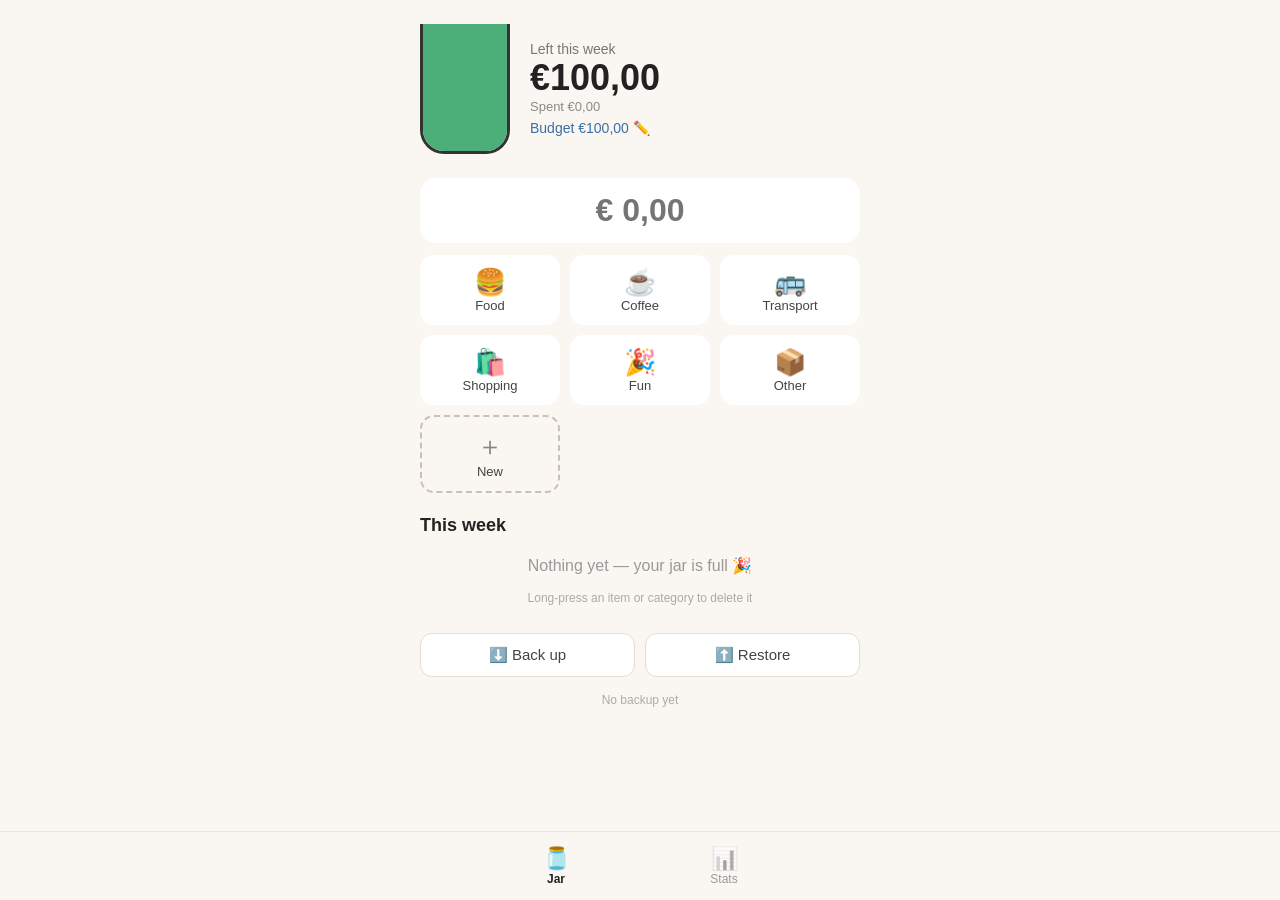
<file: spending-jar/index.html>
<!DOCTYPE html>
<html lang="en">
<head>
  <meta charset="utf-8">
  <meta name="viewport" content="width=device-width, initial-scale=1, viewport-fit=cover">
  <title>Spending Jar</title>
  <meta name="description" content="A simple weekly spending tracker.">
  <meta name="theme-color" content="#FAF7F2">

  <!-- Installable app (PWA) -->
  <link rel="manifest" href="manifest.webmanifest">
  <link rel="icon" href="icons/icon-192.png" type="image/png">
  <link rel="apple-touch-icon" href="icons/apple-touch-icon.png">
  <meta name="apple-mobile-web-app-capable" content="yes">
  <meta name="mobile-web-app-capable" content="yes">
  <meta name="apple-mobile-web-app-status-bar-style" content="default">
  <meta name="apple-mobile-web-app-title" content="Jar">

  <link rel="stylesheet" href="style.css">
</head>
<body>
  <main class="app" id="viewHome">
    <section class="header">
      <div class="jar" aria-hidden="true"><div class="fill" id="fill"></div></div>
      <div class="summary">
        <div class="muted">Left this week</div>
        <div class="left" id="left">€0,00</div>
        <div class="small" id="spent">Spent €0,00</div>
        <div id="budgetBox"></div>
      </div>
    </section>

    <input class="amount" id="amount" inputmode="decimal" placeholder="€ 0,00" aria-label="Amount" autocomplete="off">
    <div class="cats" id="cats"></div>

    <h2>This week</h2>
    <div class="list" id="list"></div>
    <p class="hint">Long-press an item or category to delete it</p>

    <section class="backup">
      <button id="backupBtn">⬇️ Back up</button>
      <button id="restoreBtn">⬆️ Restore</button>
      <input type="file" id="restoreFile" accept=".json,application/json" hidden>
    </section>
    <p class="hint" id="lastBackup"></p>
  </main>

  <!-- Stats page -->
  <main class="app" id="viewStats" hidden>
    <div class="seg" role="tablist" aria-label="Period">
      <button role="tab" data-period="week" class="on">Week</button>
      <button role="tab" data-period="month">Month</button>
      <button role="tab" data-period="year">Year</button>
    </div>

    <div class="period">
      <button id="prevPeriod" aria-label="Previous period">‹</button>
      <div id="periodLabel">This week</div>
      <button id="nextPeriod" aria-label="Next period">›</button>
    </div>

    <section class="stat-cards">
      <div class="stat"><div class="muted">Spent</div><div class="big" id="stSpent">€0,00</div></div>
      <div class="stat"><div class="muted">Per day</div><div class="big" id="stAvg">€0,00</div></div>
    </section>

    <div class="budget-bar"><div id="stBar"></div></div>
    <div class="small" id="stBudget"></div>

    <h2>Over time</h2>
    <div class="chart" id="chart"></div>

    <h2>By category</h2>
    <div id="byCat"></div>
  </main>

  <nav class="tabbar">
    <button data-view="home" class="on"><span>🫙</span>Jar</button>
    <button data-view="stats"><span>📊</span>Stats</button>
  </nav>

  <div class="toast" id="toast" role="status"></div>

  <!-- Confirm delete -->
  <div class="modal-bg" id="confirmBg">
    <div class="modal" role="dialog" aria-modal="true">
      <p id="confirmText">Delete this?</p>
      <div class="btns">
        <button id="confirmCancel">Cancel</button>
        <button class="del" id="confirmOk">Delete</button>
      </div>
    </div>
  </div>

  <!-- New category -->
  <div class="modal-bg" id="newBg">
    <div class="modal" role="dialog" aria-modal="true" aria-labelledby="newTitle">
      <h3 id="newTitle">New category</h3>
      <input class="emoji" id="newEmoji" maxlength="4" placeholder="🏷️" aria-label="Emoji">
      <div class="suggest" id="suggest"></div>
      <input id="newName" maxlength="14" placeholder="Gym" aria-label="Category name">
      <div class="btns">
        <button id="newCancel">Cancel</button>
        <button class="primary" id="newSave">Add</button>
      </div>
    </div>
  </div>

  <script src="app.js"></script>
</body>
</html>
</file>
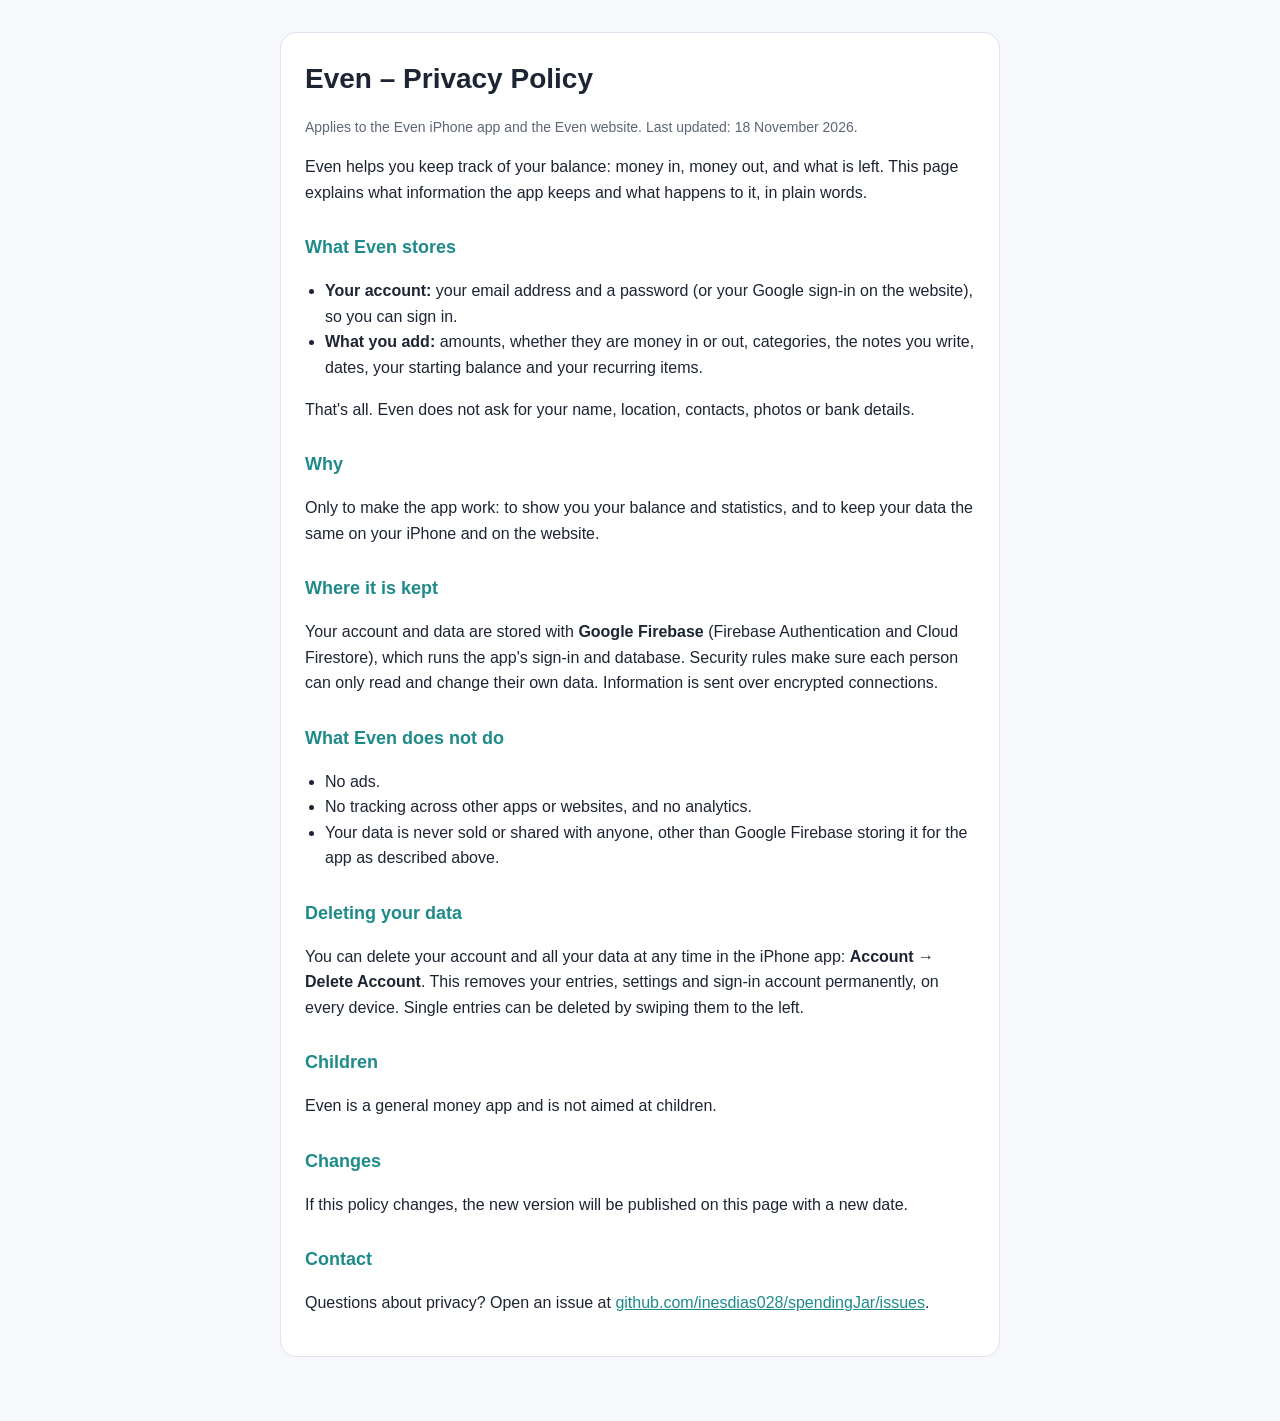
<file: privacy.html>
<!DOCTYPE html>
<html lang="en">
<head>
<meta charset="utf-8">
<meta name="viewport" content="width=device-width, initial-scale=1">
<title>Even – Privacy Policy</title>
<style>
  :root { color-scheme: light dark; --ink: #1d2433; --muted: #5d6677; --line: #dde3ec; --bg: #f6f8fb; --card: #fff; --teal: #1F8A8A; }
  @media (prefers-color-scheme: dark) { :root { --ink: #e8ecf3; --muted: #a3abba; --line: #2b3240; --bg: #0f1318; --card: #171c24; } }
  body { margin: 0; background: var(--bg); color: var(--ink); font: 16px/1.6 -apple-system, "Segoe UI", Helvetica, Arial, sans-serif; }
  main { max-width: 720px; margin: 0 auto; padding: 32px 16px 64px; }
  .card { background: var(--card); border: 1px solid var(--line); border-radius: 16px; padding: 24px; }
  h1 { font-size: 28px; margin: 0 0 4px; }
  h2 { font-size: 18px; margin: 28px 0 6px; color: var(--teal); }
  p, li { color: var(--ink); }
  .muted { color: var(--muted); font-size: 14px; }
  ul { padding-left: 20px; }
  a { color: var(--teal); }
</style>
</head>
<body>
<main>
  <div class="card">
    <h1>Even – Privacy Policy</h1>
    <p class="muted">Applies to the Even iPhone app and the Even website. Last updated: 18 November 2026.</p>

    <p>Even helps you keep track of your balance: money in, money out, and what is left. This page explains what information the app keeps and what happens to it, in plain words.</p>

    <h2>What Even stores</h2>
    <ul>
      <li><b>Your account:</b> your email address and a password (or your Google sign-in on the website), so you can sign in.</li>
      <li><b>What you add:</b> amounts, whether they are money in or out, categories, the notes you write, dates, your starting balance and your recurring items.</li>
    </ul>
    <p>That's all. Even does not ask for your name, location, contacts, photos or bank details.</p>

    <h2>Why</h2>
    <p>Only to make the app work: to show you your balance and statistics, and to keep your data the same on your iPhone and on the website.</p>

    <h2>Where it is kept</h2>
    <p>Your account and data are stored with <b>Google Firebase</b> (Firebase Authentication and Cloud Firestore), which runs the app's sign-in and database. Security rules make sure each person can only read and change their own data. Information is sent over encrypted connections.</p>

    <h2>What Even does not do</h2>
    <ul>
      <li>No ads.</li>
      <li>No tracking across other apps or websites, and no analytics.</li>
      <li>Your data is never sold or shared with anyone, other than Google Firebase storing it for the app as described above.</li>
    </ul>

    <h2>Deleting your data</h2>
    <p>You can delete your account and all your data at any time in the iPhone app: <b>Account → Delete Account</b>. This removes your entries, settings and sign-in account permanently, on every device. Single entries can be deleted by swiping them to the left.</p>

    <h2>Children</h2>
    <p>Even is a general money app and is not aimed at children.</p>

    <h2>Changes</h2>
    <p>If this policy changes, the new version will be published on this page with a new date.</p>

    <h2>Contact</h2>
    <p>Questions about privacy? Open an issue at <a href="https://github.com/inesdias028/spendingJar/issues">github.com/inesdias028/spendingJar/issues</a>.</p>
  </div>
</main>
</body>
</html>
</file>
<file: spending-jar/style.css>
* { box-sizing: border-box; -webkit-tap-highlight-color: transparent; }

html, body {
  margin: 0;
  background: #FAF7F2;
  color: #222;
  font-family: -apple-system, BlinkMacSystemFont, "Segoe UI", Roboto, sans-serif;
  -webkit-text-size-adjust: 100%;
}

/* Respect the iPhone notch and home bar */
.app {
  max-width: 480px;
  margin: 0 auto;
  padding: calc(env(safe-area-inset-top) + 24px) 20px calc(env(safe-area-inset-bottom) + 96px);
  min-height: 100vh;
}
.app[hidden] { display: none; }

/* Bottom tab bar */
.tabbar {
  position: fixed; left: 0; right: 0; bottom: 0; z-index: 3;
  display: flex; justify-content: center; gap: 8px;
  background: rgba(250, 247, 242, .92); backdrop-filter: blur(12px); -webkit-backdrop-filter: blur(12px);
  border-top: 1px solid #ebe4d9;
  padding: 8px 20px calc(env(safe-area-inset-bottom) + 8px);
}
.tabbar button {
  flex: 1; max-width: 160px; background: none; border: 0; border-radius: 12px; padding: 6px 0;
  font: inherit; font-size: 12px; color: #999; cursor: pointer;
}
.tabbar button span { display: block; font-size: 22px; filter: grayscale(1); opacity: .6; }
.tabbar button.on { color: #222; font-weight: 600; }
.tabbar button.on span { filter: none; opacity: 1; }

/* Stats */
.seg { display: flex; background: #eee7dc; border-radius: 12px; padding: 3px; }
.seg button {
  flex: 1; border: 0; background: none; padding: 9px 0; border-radius: 10px;
  font: inherit; font-size: 15px; color: #666; cursor: pointer;
}
.seg button.on { background: #fff; color: #222; font-weight: 600; }
.period { display: flex; align-items: center; justify-content: space-between; margin: 16px 0; }
.period div { font-size: 17px; font-weight: 600; }
.period div::first-letter { text-transform: uppercase; }
.period button {
  width: 40px; height: 40px; border: 0; border-radius: 20px; background: #fff;
  font-size: 22px; color: #444; cursor: pointer;
}
.period button.off { opacity: .3; }
.stat-cards { display: grid; grid-template-columns: 1fr 1fr; gap: 10px; margin-bottom: 14px; }
.stat { background: #fff; border-radius: 14px; padding: 14px; }
.stat .big { font-size: 24px; font-weight: 700; margin-top: 2px; }
.budget-bar { height: 10px; background: #eee7dc; border-radius: 5px; overflow: hidden; margin-bottom: 6px; }
.budget-bar div { height: 100%; border-radius: 5px; transition: width .4s; }
.chart {
  display: flex; align-items: flex-end; gap: 3px; height: 150px;
  background: #fff; border-radius: 14px; padding: 12px 10px 26px; position: relative;
}
.chart .col { flex: 1; height: 100%; display: flex; flex-direction: column; justify-content: flex-end; align-items: center; position: relative; }
.chart .bar { width: 100%; max-width: 28px; background: #4CAF7A; border-radius: 4px 4px 0 0; min-height: 2px; }
.chart .bar.zero { background: #eee7dc; }
.chart .bar.now { background: #3A6EA5; }
.chart .lab { position: absolute; bottom: -20px; font-size: 11px; color: #999; white-space: nowrap; }
.chart .empty-chart { position: absolute; inset: 0; display: flex; align-items: center; justify-content: center; color: #aaa; font-size: 14px; }
.catrow { background: #fff; border-radius: 12px; padding: 12px; margin-bottom: 8px; }
.catrow .top { display: flex; align-items: center; }
.catrow .e { font-size: 22px; margin-right: 10px; }
.catrow .name { flex: 1; font-size: 15px; }
.catrow .val { font-weight: 600; }
.catrow .pct { font-size: 12px; color: #999; margin-left: 8px; width: 36px; text-align: right; }
.catrow .track { height: 6px; background: #f1ece4; border-radius: 3px; margin-top: 8px; overflow: hidden; }
.catrow .track div { height: 100%; background: #F2A541; border-radius: 3px; }

.header { display: flex; align-items: center; margin-bottom: 24px; }
.jar {
  width: 90px; height: 130px; flex-shrink: 0;
  border: 3px solid #333; border-top: 0; border-radius: 0 0 24px 24px;
  overflow: hidden; display: flex; align-items: flex-end; background: #fff;
}
.fill { width: 100%; transition: height .4s ease, background .4s; }
.summary { margin-left: 20px; }
.muted { font-size: 14px; color: #777; }
.small { font-size: 13px; color: #888; }
.left { font-size: 36px; font-weight: 700; }
.left.neg { color: #E05A5A; }
.budget { margin-top: 6px; font-size: 14px; color: #3A6EA5; background: none; border: 0; padding: 0; font: inherit; font-size: 14px; cursor: pointer; }
.budget-input { margin-top: 6px; border: 0; border-bottom: 1px solid #3A6EA5; font-size: 16px; width: 120px; background: transparent; outline: none; color: inherit; }

/* font-size 16px+ stops iPhone Safari from zooming into inputs */
.amount {
  font-size: 32px; font-weight: 600; text-align: center; color: inherit;
  background: #fff; border: 0; border-radius: 16px; padding: 14px;
  margin-bottom: 12px; width: 100%; outline: none;
}

.cats { display: grid; grid-template-columns: repeat(3, 1fr); gap: 10px; }
.cat {
  background: #fff; border: 0; border-radius: 14px; padding: 12px 0; cursor: pointer;
  font: inherit; color: inherit; user-select: none; -webkit-user-select: none; -webkit-touch-callout: none;
}
.cat:active { opacity: .6; }
.cat.new { background: transparent; border: 2px dashed #c9c1b5; color: #887; }
.cat .e { font-size: 26px; display: block; }
.cat .l { font-size: 13px; color: #444; display: block; padding: 0 4px; overflow: hidden; text-overflow: ellipsis; white-space: nowrap; }

h2 { font-size: 18px; margin: 22px 0 8px; }
.row {
  display: flex; align-items: center; background: #fff; border-radius: 12px;
  padding: 12px; margin-bottom: 8px; user-select: none; -webkit-user-select: none; -webkit-touch-callout: none;
}
.row .e { font-size: 24px; margin-right: 12px; }
.row .mid { flex: 1; }
.row .lab { font-size: 16px; }
.row .amt { font-size: 16px; font-weight: 600; }
.empty { color: #999; text-align: center; margin-top: 20px; }
.hint { font-size: 12px; color: #aaa; text-align: center; margin-top: 16px; }

.backup { display: flex; gap: 10px; margin-top: 28px; }
.backup button {
  flex: 1; background: #fff; border: 1px solid #e4ddd2; border-radius: 12px; padding: 12px;
  font: inherit; font-size: 15px; color: #444; cursor: pointer;
}
.backup button:active { opacity: .6; }

.toast {
  position: fixed; left: 20px; right: 20px; bottom: calc(env(safe-area-inset-bottom) + 24px);
  max-width: 440px; margin: 0 auto; background: #222; color: #fff; padding: 12px 16px;
  border-radius: 12px; font-size: 14px; display: none; z-index: 10;
}

.modal-bg {
  position: fixed; inset: 0; background: rgba(0,0,0,.35); display: none;
  align-items: center; justify-content: center; z-index: 5; padding: 20px;
}
.modal { background: #fff; border-radius: 16px; padding: 20px; width: 100%; max-width: 300px; text-align: center; }
.modal p { margin: 0 0 16px; font-size: 16px; }
.modal h3 { margin: 0 0 14px; font-size: 18px; }
.modal input { width: 100%; font-size: 16px; padding: 10px 12px; border: 1px solid #ddd; border-radius: 10px; margin-bottom: 10px; outline: none; color: inherit; background: #fff; }
.modal input.emoji { font-size: 28px; text-align: center; }
.suggest { display: flex; flex-wrap: wrap; gap: 4px; justify-content: center; margin-bottom: 12px; }
.suggest button { font-size: 22px; background: #f4f0ea; border: 0; border-radius: 8px; padding: 4px 6px; cursor: pointer; }
.btns button { border: 0; background: none; font-size: 16px; padding: 8px 16px; cursor: pointer; color: #222; }
.btns .primary { color: #3A6EA5; font-weight: 600; }
.btns .del { color: #E05A5A; font-weight: 600; }
</file>
